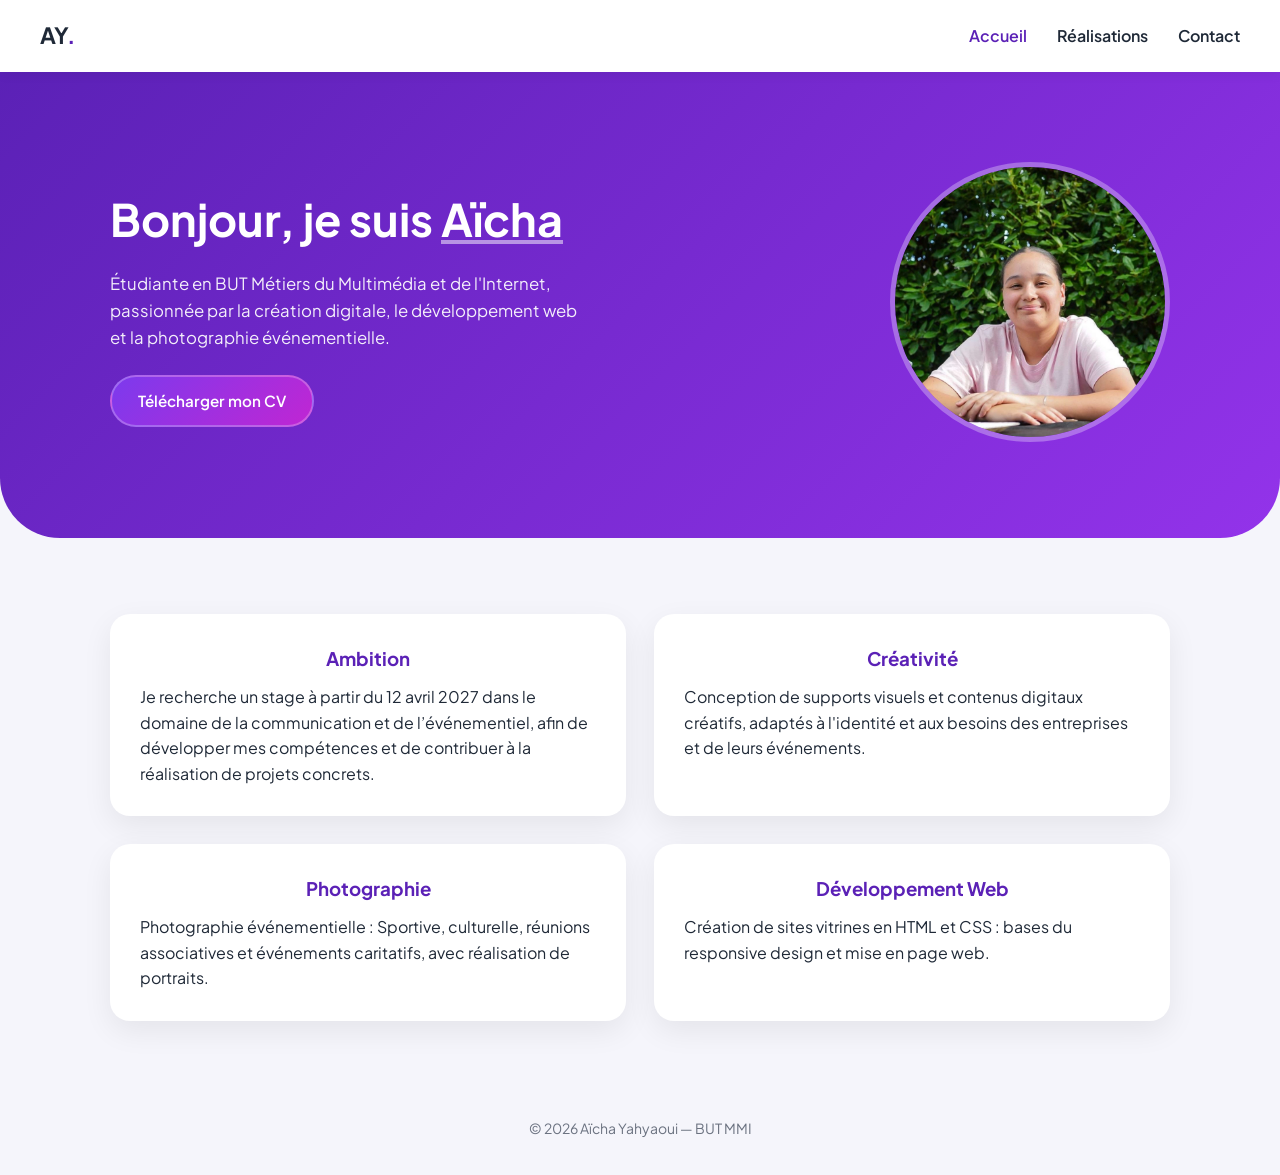
<file: index.html>
<!DOCTYPE html>
<html lang="fr">

<head>
    <meta charset="UTF-8">
    <meta name="viewport" content="width=device-width, initial-scale=1.0">
    <title>Aïcha Yahyaoui | Portfolio</title>
    <link rel="stylesheet" href="style.css">
    <link href="https://fonts.googleapis.com/css2?family=Plus+Jakarta+Sans:wght@400;600;700&display=swap"
        rel="stylesheet">
</head>

<body>

    <!-- NAVBAR -->
    <nav class="navbar">
        <div class="logo">AY<span>.</span></div>

        <button class="burger" id="burger" aria-label="Menu">
            <span></span>
            <span></span>
            <span></span>
        </button>

        <ul class="nav-links" id="nav-links">
            <li><a href="index.html" class="active">Accueil</a></li>
            <li><a href="realisations.html">Réalisations</a></li>
            <li><a href="contact.html">Contact</a></li>
        </ul>
    </nav>

    <!-- HERO -->
    <section class="hero">
        <div class="container hero-flex">

            <div class="hero-content">
                <h1>Bonjour, je suis <span>Aïcha</span></h1>
                <p>
                    Étudiante en BUT Métiers du Multimédia et de l'Internet, passionnée par la création digitale, le développement web et la photographie événementielle.
                </p>
                <a href="CV- YAHYAOUI AICHA.pdf" download class="cv-btn">
                    Télécharger mon CV
                </a> 
               
                   
                    
                </a> 
               
            </div>

            <div class="hero-image">
                <img src="ta-photo.jpg" alt="Aïcha Yahyaoui">
            </div>

        </div>
    </section>

    <br>
    

    <!-- CARTES -->
    <section class="pathway">
        <div class="container">
            <div class="path-card">

                <div class="path-item">
                    <h3>Ambition</h3>
                    <p>
                        Je recherche un stage à partir du 12 avril 2027 dans le domaine de la communication et de l’événementiel, afin de développer mes compétences et de contribuer à la réalisation de projets concrets.
                    </p>
                </div>

                <div class="path-item">
                    <h3>Créativité</h3>
                    <p>
                        Conception de supports visuels et contenus
                        digitaux créatifs, adaptés à l'identité et aux besoins des entreprises
                        et de leurs événements.
                    </p>
                </div>

                <div class="path-item">
                    <h3>Photographie</h3>
                    <p>
                        Photographie événementielle : Sportive, culturelle,
                        réunions associatives et événements caritatifs,
                        avec réalisation de portraits.
                    </p>
                </div>

                <div class="path-item">
                    <h3>Développement Web</h3>
                    <p>
                        Création de sites vitrines en HTML et CSS :
                        bases du responsive design et mise en page web.
                    </p>
                </div>

            </div>
        </div>
    </section>

    <!-- FOOTER -->
    <footer>
        © 2026 Aïcha Yahyaoui — BUT MMI
    </footer>

    <script>
        const burger = document.getElementById('burger');
        const navLinks = document.getElementById('nav-links');
        burger.addEventListener('click', () => navLinks.classList.toggle('open'));
        navLinks.querySelectorAll('a').forEach(a => a.addEventListener('click', () => navLinks.classList.remove('open')));
    </script>

</body>

</html>
</file>
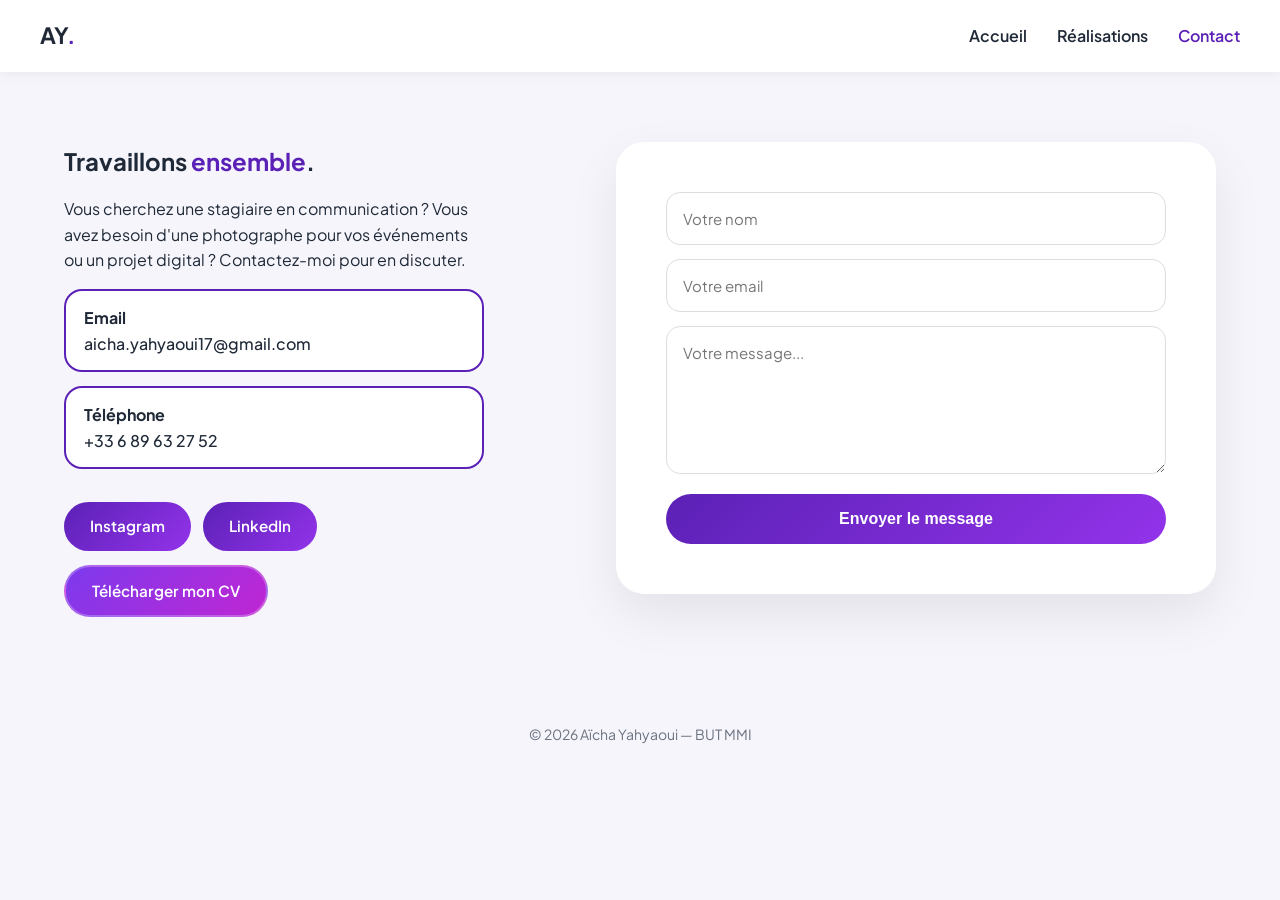
<file: contact.html>
<!DOCTYPE html>
<html lang="fr">

<head>
    <meta charset="UTF-8">
    <meta name="viewport" content="width=device-width, initial-scale=1.0">
    <title>Contact | Aïcha Yahyaoui</title>
    <link rel="stylesheet" href="style.css">
    <link href="https://fonts.googleapis.com/css2?family=Plus+Jakarta+Sans:wght@400;600;700&display=swap" rel="stylesheet">
</head>

<body>

    <!-- NAVBAR -->
    <nav class="navbar">
        <div class="logo">AY<span>.</span></div>

        <button class="burger" id="burger" aria-label="Menu">
            <span></span>
            <span></span>
            <span></span>
        </button>

        <ul class="nav-links" id="nav-links">
            <li><a href="index.html">Accueil</a></li>
            <li><a href="realisations.html">Réalisations</a></li>
            <li><a href="contact.html" class="active">Contact</a></li>
        </ul>
    </nav>

    <!-- SECTION CONTACT -->
    <section class="contact-section">

        <!-- GAUCHE -->
        <div class="contact-left">

            <h1>Travaillons <span style="color:var(--primary)">ensemble</span>.</h1>

            <p style="margin: 16px 0;">
                Vous cherchez une stagiaire en communication ?
                Vous avez besoin d'une photographe pour vos événements ou un projet digital ?
                Contactez-moi pour en discuter.
            </p>

            <div class="contact-card">
                <strong>Email</strong><br>
                <a href="mailto:aicha.yahyaoui17@gmail.com">aicha.yahyaoui17@gmail.com</a>
            </div>

            <div class="contact-card">
                <strong>Téléphone</strong><br>
                <a href="tel:+33789632752">+33 6 89 63 27 52 </a>
            </div>

            <div class="social-links" style="display:flex; gap:12px; flex-wrap:wrap; margin-top:18px;">
                <a href="https://www.instagram.com/adz.shoot/" target="_blank" class="social-btn">Instagram</a>
                <a href="https://www.linkedin.com/in/a%C3%AFcha-yahyaoui-4b7157336/" target="_blank" class="social-btn">LinkedIn</a>
            </div>

            <a href="CV- YAHYAOUI AICHA.pdf" download class="cv-btn" style="margin-top:14px;">
                Télécharger mon CV
            </a>

        </div>

        <!-- DROITE FORMULAIRE -->
        <div class="contact-right">

            <form action="https://formspree.io/f/mqedpgrb" method="POST">
                <input type="text" name="name" placeholder="Votre nom" required>
                <input type="email" name="email" placeholder="Votre email" required>
                <textarea name="message" rows="6" placeholder="Votre message..." required></textarea>
                <button type="submit">Envoyer le message</button>
            </form>

        </div>

    </section>

    <!-- FOOTER -->
    <footer>
        © 2026 Aïcha Yahyaoui — BUT MMI
    </footer>

    <script>
        const burger = document.getElementById('burger');
        const navLinks = document.getElementById('nav-links');
        burger.addEventListener('click', () => navLinks.classList.toggle('open'));
        navLinks.querySelectorAll('a').forEach(a => a.addEventListener('click', () => navLinks.classList.remove('open')));
    </script>

</body>
</html>
</file>
<file: style.css>
/* ================= VARIABLES ================= */

:root {
  --primary: #5b21b6;
  --secondary: #9333ea;
  --bg-light: #f5f5fb;
  --text-dark: #1f2937;
  --white: #ffffff;
  --shadow: 0 10px 30px rgba(0,0,0,0.07);
}

/* ================= RESET ================= */

*, *::before, *::after {
  margin: 0;
  padding: 0;
  box-sizing: border-box;
}

body {
  font-family: 'Plus Jakarta Sans', sans-serif;
  background: var(--bg-light);
  color: var(--text-dark);
  line-height: 1.6;
}

/* ================= CONTAINER ================= */

.container {
  max-width: 1100px;
  margin: auto;
  padding: 0 20px;
}

/* ================= NAVBAR ================= */

.navbar {
  padding: 18px 40px;
  display: flex;
  justify-content: space-between;
  align-items: center;
  background: white;
  box-shadow: 0 2px 12px rgba(0,0,0,0.06);
  position: sticky;
  top: 0;
  z-index: 100;
}

.logo {
  font-size: 1.4rem;
  font-weight: 700;
}

.logo span {
  color: var(--primary);
}

/* Burger button - caché sur desktop */
.burger {
  display: none;
  flex-direction: column;
  gap: 5px;
  cursor: pointer;
  background: none;
  border: none;
  padding: 4px;
}

.burger span {
  display: block;
  width: 26px;
  height: 3px;
  background: var(--text-dark);
  border-radius: 3px;
  transition: 0.3s;
}

.nav-links {
  display: flex;
  gap: 30px;
  list-style: none;
}

.nav-links a {
  text-decoration: none;
  color: var(--text-dark);
  font-weight: 600;
  transition: color 0.2s;
}

.nav-links a:hover,
.nav-links a.active {
  color: var(--primary);
}

/* ================= HERO ================= */

.hero {
  background: linear-gradient(135deg, var(--primary), var(--secondary));
  color: white;
  padding: 90px 0;
  border-radius: 0 0 60px 60px;
}

.hero-small {
  padding: 60px 20px;
  text-align: center;
}

.hero-small h1 {
  font-size: clamp(1.8rem, 5vw, 2.8rem);
}

.hero-flex {
  display: flex;
  align-items: center;
  justify-content: space-between;
  gap: 60px;
}

.hero-content h1 {
  font-size: clamp(1.8rem, 4vw, 2.8rem);
  margin-bottom: 16px;
}

.hero-content h1 span {
  text-decoration: underline;
  text-decoration-color: rgba(255,255,255,0.5);
}

.hero-content p {
  font-size: 1.05rem;
  opacity: 0.92;
  max-width: 480px;
  margin-bottom: 8px;
}

.hero-image img {
  width: 280px;
  height: 280px;
  border-radius: 50%;
  object-fit: cover;
  border: 5px solid rgba(255,255,255,0.3);
  flex-shrink: 0;
}

/* ================= TAGLINE ================= */

.tagline {
  text-align: center;
  font-size: 0.95rem;
  font-weight: 600;
  color: var(--primary);
  letter-spacing: 0.04em;
  padding: 28px 16px 0;
  opacity: 0.75;
}

/* ================= SECTION TITLES ================= */

.section-title {
  font-size: clamp(1.4rem, 4vw, 2rem);
  font-weight: 700;
  text-align: center;
  margin: 80px 0 50px;
  position: relative;
}

.section-title::after {
  content: "";
  display: block;
  width: 60px;
  height: 4px;
  background: linear-gradient(135deg, #5b21b6, #9333ea);
  margin: 15px auto 0;
  border-radius: 4px;
}

/* ================= BOUTONS ================= */

.project-btn,
.voir-galerie-btn,
.social-btn,
.btn-projet {
  display: inline-block;
  padding: 12px 26px;
  border-radius: 40px;
  background: linear-gradient(135deg, var(--primary), var(--secondary));
  color: white;
  text-decoration: none;
  font-weight: 600;
  margin-top: 15px;
  transition: 0.3s ease;
  font-size: 0.95rem;
}

.project-btn:hover,
.voir-galerie-btn:hover,
.social-btn:hover,
.btn-projet:hover {
  transform: translateY(-3px);
  box-shadow: 0 10px 25px rgba(91,33,182,0.3);
}

/* Bouton CV — violet clair distinct */
.cv-btn {
  display: inline-block;
  padding: 12px 26px;
  border-radius: 40px;
  background: linear-gradient(135deg, #7c3aed, #c026d3);
  color: white;
  text-decoration: none;
  font-weight: 600;
  margin-top: 15px;
  transition: 0.3s ease;
  font-size: 0.95rem;
  border: 2px solid rgba(255,255,255,0.25);
}

.cv-btn:hover {
  transform: translateY(-3px);
  box-shadow: 0 10px 25px rgba(192,38,211,0.35);
}

/* ================= PATH CARDS ================= */

.path-card {
  display: grid;
  grid-template-columns: repeat(2, 1fr);
  gap: 28px;
  padding: 50px 0 60px;
}

.path-item {
  background: white;
  padding: 30px;
  border-radius: 20px;
  box-shadow: var(--shadow);
}

.path-item h3 {
  color: var(--primary);
  margin-bottom: 10px;
  text-align: center;
}



@media (max-width: 600px) {
  .path-card {
    grid-template-columns: 1fr;
  }
}

/* ================= GRILLES PHOTOS ================= */

.preview-grid,
.galerie-grid {
  display: grid;
  grid-template-columns: repeat(3, 1fr);
  gap: 24px;
  margin: 30px 0 40px;
}

/* ================= PHOTO CARD ================= */

.photo-card {
  width: 100%;
  aspect-ratio: 4/5;
  border-radius: 20px;
  overflow: hidden;
  position: relative;
  background: white;
  box-shadow: 0 10px 30px rgba(0,0,0,0.08);
  transition: 0.3s ease;
}

.photo-card img {
  width: 100%;
  height: 100%;
  object-fit: cover;
  display: block;
}

.photo-card:hover {
  transform: translateY(-5px);
  box-shadow: 0 18px 40px rgba(0,0,0,0.13);
}

/* Overlay hover PC */
.photo-overlay {
  position: absolute;
  inset: 0;
  background: rgba(0,0,0,0.62);
  color: white;
  display: flex;
  flex-direction: column;
  justify-content: center;
  align-items: center;
  opacity: 0;
  transition: 0.3s;
  text-align: center;
  padding: 20px;
}

.photo-card:hover .photo-overlay {
  opacity: 1;
}

.photo-overlay h3,
.photo-overlay h4 {
  font-size: 1.1rem;
  margin-bottom: 6px;
}

.photo-overlay p {
  font-size: 0.88rem;
  opacity: 0.85;
}

/* Voir galerie centré */
.voir-galerie-btn {
  display: block;
  width: fit-content;
  margin: 0 auto 20px;
}

/* ================= SNAP CARD ================= */

.snap-card {
  display: flex;
  gap: 40px;
  background: white;
  padding: 40px;
  border-radius: 25px;
  box-shadow: var(--shadow);
  align-items: center;
}

.filtre-img {
  width: 220px;
  border-radius: 20px;
  flex-shrink: 0;
}

.snap-text {
  flex: 1;
}

.snap-qr-container {
  margin-top: 20px;
}

.snap-qr {
  width: 110px;
  border-radius: 12px;
  cursor: pointer;
  transition: 0.3s;
  margin-top: 8px;
  display: block;
}

.snap-qr:hover {
  transform: scale(1.12);
}

/* ================= PROJECT CARD ================= */

.project-card {
  background: white;
  padding: 40px;
  border-radius: 25px;
  box-shadow: var(--shadow);
  transition: 0.3s ease;
}

.project-card:hover {
  transform: translateY(-5px);
}

/* ================= GALERIE PROJET ================= */

.galerie-projet {
  display: grid;
  grid-template-columns: repeat(2, 1fr);
  gap: 20px;
  margin: 24px 0 20px;
}

.galerie-projet img {
  width: 100%;
  border-radius: 14px;
  box-shadow: 0 6px 20px rgba(0,0,0,0.12);
  transition: 0.3s ease;
}

.galerie-projet img:hover {
  transform: scale(1.03);
}

/* ================= CONTACT ================= */

.contact-section {
  display: flex;
  gap: 60px;
  padding: 70px 5%;
  align-items: flex-start;
  justify-content: space-between;
}

.contact-left {
  max-width: 420px;
  flex-shrink: 0;
}

.contact-card {
  background: white;
  border: 2px solid var(--primary);
  padding: 14px 18px;
  border-radius: 18px;
  margin-top: 14px;
}

.contact-card a {
  color: var(--text-dark);
  text-decoration: none;
  font-weight: 500;
}

.contact-card a:hover {
  color: var(--primary);
}

.contact-right {
  background: white;
  padding: 50px;
  border-radius: 28px;
  box-shadow: 0 20px 50px rgba(0,0,0,0.08);
  flex: 1;
  max-width: 600px;
  width: 100%;
}

.contact-right input,
.contact-right textarea {
  padding: 16px;
  border-radius: 14px;
  border: 1px solid #ddd;
  width: 100%;
  margin-bottom: 14px;
  font-size: 15px;
  font-family: inherit;
}

.contact-right button {
  width: 100%;
  padding: 16px;
  border-radius: 40px;
  border: none;
  background: linear-gradient(135deg, #5b21b6, #9333ea);
  color: white;
  font-weight: 600;
  cursor: pointer;
  transition: 0.3s;
  font-size: 1rem;
}

.contact-right button:hover {
  transform: translateY(-2px);
  box-shadow: 0 10px 25px rgba(91,33,182,0.3);
}

/* ================= SECTIONS SPACING ================= */

.photo-section,
.snap-section,
.web-section,
.galerie-section {
  padding: 6px 0 16px;
}

.photo-section .container,
.snap-section .container,
.web-section .container {
  display: flex;
  flex-direction: column;
  gap: 20px;
}

.photo-section .container h2,
.snap-section .container h2,
.web-section .container h2 {
  font-size: clamp(1.3rem, 3.5vw, 1.7rem);
  font-weight: 700;
  margin: 24px 0 4px;
  position: relative;
  display: inline-block;
}

.photo-section .container h2::after,
.snap-section .container h2::after,
.web-section .container h2::after {
  content: "";
  display: block;
  width: 120px;
  height: 4px;
  background: linear-gradient(135deg, #5b21b6, #9333ea);
  margin-top: 8px;
  border-radius: 4px;
}

/* ================= FOOTER ================= */

footer {
  display: flex;
  justify-content: center;
  align-items: center;
  padding: 36px 20px;
  color: #6b7280;
  font-size: 14px;
  text-align: center;
}

/* ===================================================
   RESPONSIVE — TABLETTE (≤900px)
=================================================== */

@media (max-width: 900px) {

  .navbar {
    padding: 16px 24px;
  }

  .hero {
    padding: 60px 0;
    border-radius: 0 0 40px 40px;
  }

  .hero-flex {
    flex-direction: column-reverse;
    text-align: center;
    gap: 30px;
    padding: 0 20px;
  }

  .hero-content p {
    margin: 0 auto 8px;
  }

  .hero-image img {
    width: 200px;
    height: 200px;
  }

  .preview-grid,
  .galerie-grid {
    grid-template-columns: repeat(2, 1fr);
    gap: 16px;
  }

  .snap-card {
    flex-direction: column;
    text-align: center;
    padding: 30px 24px;
  }

  .filtre-img {
    width: 180px;
    margin: 0 auto;
  }

  .snap-qr {
    margin: 8px auto 0;
  }

  .contact-section {
    flex-direction: column;
    padding: 50px 5%;
  }

  .contact-left {
    max-width: 100%;
    width: 100%;
    text-align: center;
  }

  .contact-right {
    width: 100%;
    max-width: 100%;
    padding: 36px 28px;
  }
}

/* ===================================================
   RESPONSIVE — MOBILE (≤600px)
=================================================== */

@media (max-width: 600px) {

  /* --- Navbar burger --- */
  .navbar {
    flex-wrap: wrap;
    padding: 14px 20px;
    gap: 0;
  }

  .burger {
    display: flex;
  }

  .nav-links {
    display: none;
    flex-direction: column;
    gap: 16px;
    width: 100%;
    padding: 16px 0 8px;
    text-align: center;
  }

  .nav-links.open {
    display: flex;
  }

  /* --- Hero --- */
  .hero {
    padding: 50px 0 40px;
    border-radius: 0 0 30px 30px;
  }

  .hero-flex {
    gap: 24px;
    padding: 0 16px;
  }

  .hero-image img {
    width: 150px;
    height: 150px;
  }

  /* --- Grilles 1 colonne --- */
  .preview-grid,
  .galerie-grid {
    grid-template-columns: 1fr;
    gap: 16px;
  }

  .photo-card {
    aspect-ratio: 4/3;
  }

  /* Overlay visible aussi au touch sur mobile */
  .photo-overlay {
    opacity: 1;
    background: linear-gradient(to top, rgba(0,0,0,0.7) 0%, transparent 60%);
    justify-content: flex-end;
    padding-bottom: 16px;
  }

  /* --- Galerie projet --- */
  .galerie-projet {
    grid-template-columns: 1fr;
  }

  /* --- Sections --- */
  .section-title {
    margin: 50px 0 30px;
  }

  .project-card {
    padding: 24px 18px;
  }

  .snap-card {
    padding: 24px 16px;
  }

  .contact-right {
    padding: 28px 18px;
  }

  .contact-section {
    padding: 40px 5%;
    gap: 30px;
  }

  footer {
    padding: 28px 20px;
    font-size: 13px;
  }
}
</file>
